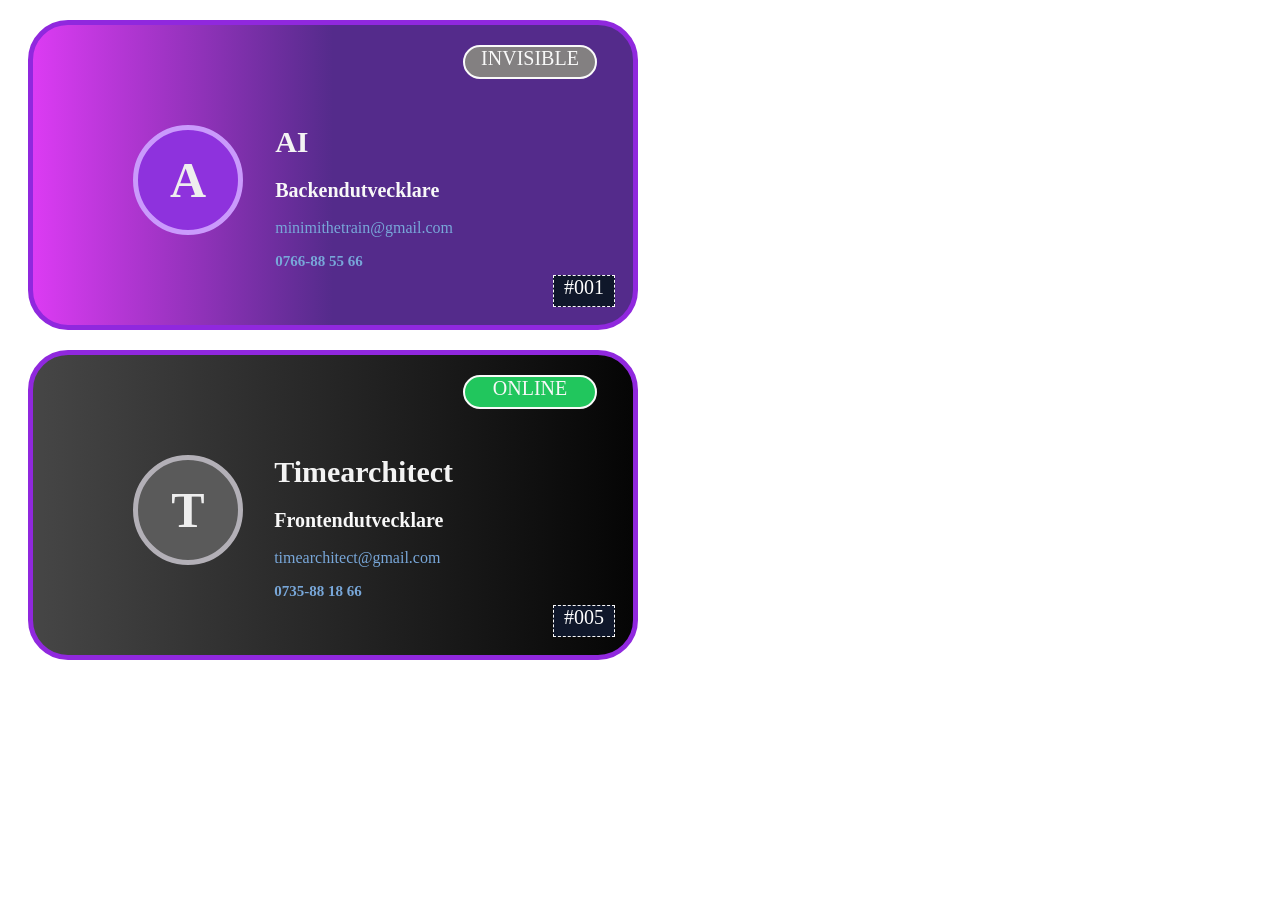
<file: index.html>
<!DOCTYPE html>
<html lang="en">
<head>
    <meta charset="UTF-8">
    <meta name="viewport" content="width=device-width, initial-scale=1.0">
    <title>Document</title>
    <link rel="stylesheet" href="index.css">
</head>
<body>
<div class="container">
    <div class="text">
    <h1>AI</h1>
    <h2> Backendutvecklare</h2>
    <p>minimithetrain@gmail.com</p>
    <h3>0766-88 55 66</h3>
    </div>
    <div class="box">
    <h4>A</h4>
</div>

    <div class="invisible">INVISIBLE</div>
   

    <div class="fyra">#001
    </div>

</div>
<div class="container2"> <!-- här börjar kort 2 -->
    <div class="text2">
    <h1>Timearchitect</h1>
    <h2> Frontendutvecklare</h2>
    <p>timearchitect@gmail.com</p>
    <h3>0735-88 18 66</h3>
    </div>
    <div class="box4">
    <h4>T</h4>
</div>

    <div class="invisible2">ONLINE</div>
    

    <div class="fem">#005
    </div>

</div>

</body>
</html>
</file>
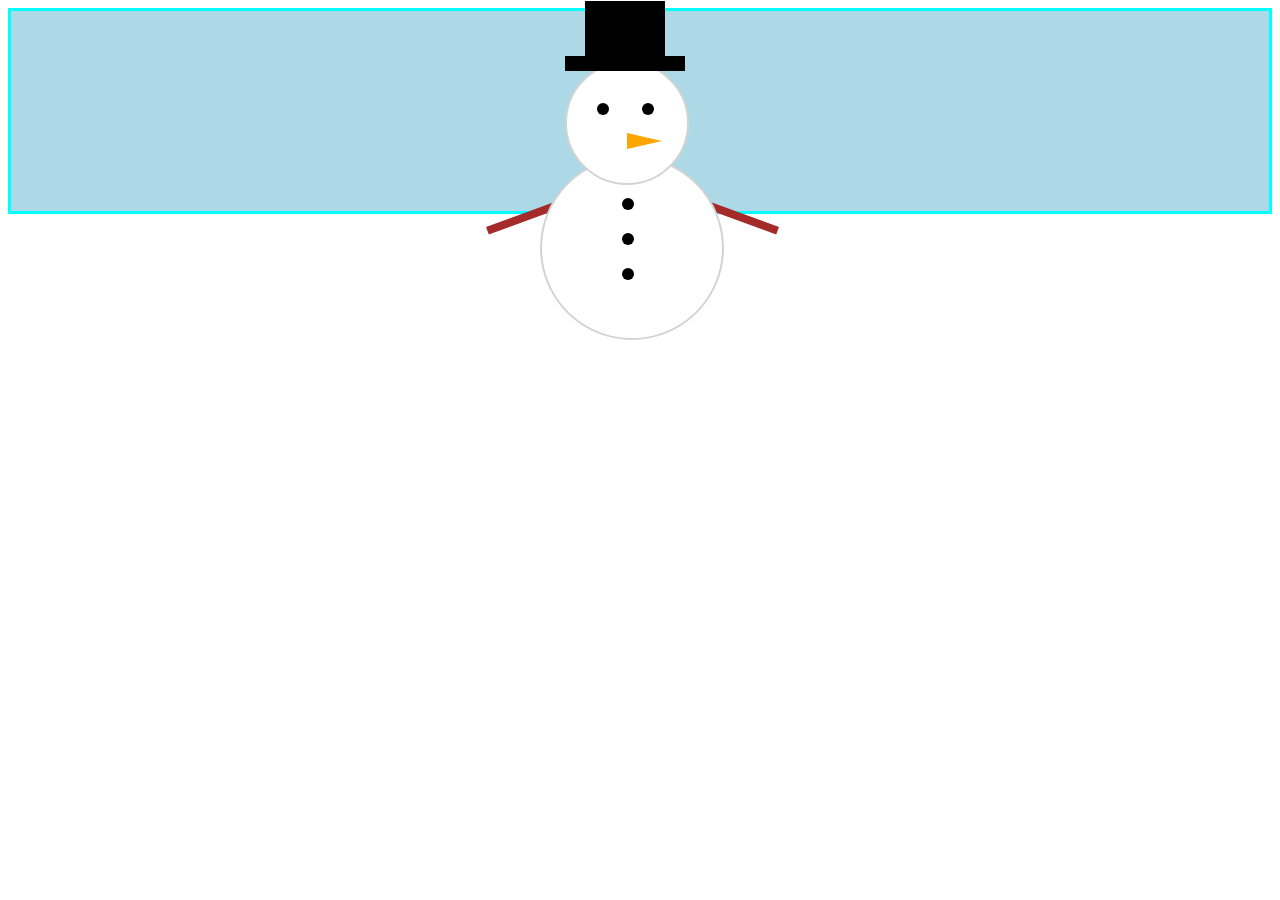
<file: Snowman.html>
<!DOCTYPE html>
<div class="vinter">
        <div class="snogubbe">
        <div class="hatt">
        <div class="hatt-topp"></div>
        <div class="hatt-bratte"></div>
</div>

    <div class="huvud">
      <div class="oga oga-vanster"></div>
      <div class="oga oga-hoger"></div>
      <div class="nasa"></div>
    </div>

    <div class="kropp">
      <div class="knapp knapp-ett"></div>
      <div class="knapp knapp-tva"></div>
      <div class="knapp knapp-tre"></div>
    </div>
<link rel="stylesheet" href="Snowman.css">
    <div class="arm arm-vanster"></div>
    <div class="arm arm-hoger"></div>
  </div>
</div>
</file>
<file: index.css>
.container { 
    margin: 20px;
    position: relative;
    width: 500px;
    height: 200px;
    padding: 50px;
    border: 5px solid #9028de;
border-radius: 40px;
    background: #DC3BF3;
background: linear-gradient(90deg, rgba(220, 59, 243, 1) 0%, rgba(84, 43, 139, 1) 50%);
    font-size: 20px;

}
.text {
    position: absolute;
    right: 180px;
    top: 80px;
}
h1 {
    font-size: 30px;
    color: #000000;
}
h2 {
    font-size: 20px;
    color: #f8f8f8;
}
p {
    font-size: 16px;
    color: #a298ee;
}
h3 {
    font-size: 15px;
    color: #a298ee;
}
.box { 
    position: absolute;
    top: 100px; 
    left: 100px;
    font-size: 50px;
    display:flex; justify-content:center; align-items:center;
    color: #eeeeee;
    border: 5px solid #ca9afc;
border-radius: 5000px;
    background: #8e32dd;
     width: 100px;
    height: 100px;
    padding: 0px;

}
.invisible {
    position: absolute;
    text-align: center;
    color:#f8f8f8;
    top: 20px;
    left: 430px;
    border: 2px solid #fafafa;
    border-radius: 200px;
    background-color: #838081;
    width: 130px;
    height: 30px;

}
.fyra {
    text-align:center;
    position: absolute;
    top: 250px;
    left: 520px;
    border: 1px solid #fafafa;
    border-style: dashed;
    background-color: #0f172a;
    color:white;
    width: 60px;
    height: 30px;
}
.container2 { /* här börjar kort 2 */
    margin: 20px;
    position: relative;
    width: 500px;
    height: 200px;
    padding: 50px;
    border: 5px solid #9028de;
border-radius: 40px;
background: #464646;
background: linear-gradient(90deg, rgba(70, 70, 70, 1) 0%, rgba(5, 5, 5, 1) 100%);
    font-size: 20px;

}
.text2 {
    position: absolute;
    right: 180px;
    top: 80px;
}
h1 {
    font-size: 30px;
    color: #f3f3f3;
}
h2 {
    font-size: 20px;
    color: #f8f8f8;
}
p {
    font-size: 16px;
    color: #78a7d9;
}
h3 {
    font-size: 15px;
    color: #78a7d9;
}
.box4 { 
    position: absolute;
    top: 100px; 
    left: 100px;
    font-size: 50px;
    display:flex; justify-content:center; align-items:center;
    color: #eeeeee;
    border: 5px solid #b3b0b7;
border-radius: 5000px;
    background: #5a5a5a;
     width: 100px;
    height: 100px;
    padding: 0px;

}
.invisible2 {
    position: absolute;
    text-align: center;
    color:#f8f8f8;
    top: 20px;
    left: 430px;
    border: 2px solid #fafafa;
    border-radius: 200px;
    background-color: #21c65d;
    width: 130px;
    height: 30px;

}
.fem {
    text-align:center;
    position: absolute;
    top: 250px;
    left: 520px;
    border: 1px solid #fafafa;
    border-style: dashed;
    background-color: #0f172a;
    color:white;
    width: 60px;
    height: 30px;
}
</file>
<file: Snowman.css>
.vinter {
  height: 200px;
  background: lightblue;
  border: 3px solid cyan;

}
.snogubbe {
  width: 200px;
  height: 320px;
  margin: 40px auto 0;
    position: relative;
  /* TODO 1: Gör snögubben till referens för dess delar */
}
.huvud {
  width: 120px;
  height: 120px;
  border: 2px solid lightgray;
  border-radius: 50%;
  background: white;
  position:absolute;
  left: 25px;
  top: 10px;
  z-index: 2;
  /* TODO 2: Placera huvudet 40px från snögubbens vänsterkant */
}
.kropp {
  width: 180px;
  height: 180px;
  border: 2px solid lightgray;
  border-radius: 50%;
  background: white;
  position:absolute;
  top: 105px;
  z-index: 1;
  /* TODO 3: Placera kroppen 105px från snögubbens överkant */
  /* Centrera den horisontellt */
}
.oga,
.knapp {
  width: 12px;
  height: 12px;
  border-radius: 50%;
  background: black;
}
.oga-vanster {
  position:absolute;
  left: 30px;
  top: 40px;
  /* TODO 4: 30px från huvudets vänsterkant & 40px uppifrån */
}
.oga-hoger {
  position:absolute;
  left: 75px;
  top: 40px;
  /* TODO 5: 75px från huvudets vänsterkant & 40px uppifrån */
}
.nasa {
  position:absolute;
  left: 60px;
  top: 70px;
  width: 0;
  height: 0;
  border-top: 8px solid transparent;
  border-bottom: 8px solid transparent;
  border-left: 35px solid orange;
  /* TODO 6: Placera näsan mitt i ansiktet */
}
.knapp-ett {
  position:absolute;
  left: 80px;
  top: 40px;
  /* TODO 7: 80px från kroppens vänsterkant & 40px uppifrån */
}
.knapp-tva {
  position:absolute;
  left: 80px;
  top: 75px;
  /* TODO 8: samma vänsterläge, 75px uppifrån */
}
.knapp-tre {
  position:absolute;
  left: 80px;
  top: 110px;
  /* TODO 9: samma vänsterläge, 110px uppifrån */
}
.hatt {
  z-index: 3;
  position:absolute;
  bottom: 300px;
  left: 25px;
  width: 120px;
  height: 70px;
  /* TODO 10: Placera hatten ovanför huvudet */
}
.hatt-topp {
  width: 80px;
  height: 55px;
  margin: 0 auto;
  background: black;
}
.hatt-bratte {
  width: 120px;
  height: 15px;
  background: black;
}
.arm {
  width: 80px;
  height: 8px;
  background: brown;
  z-index: 0;
  position:absolute;
  /* TODO 11: Låt armarna kunna placeras fritt */
}
.arm-vanster {
  right: 175px;
  bottom: 150px;
  transform:rotate(160deg)
  /* VG TODO 12: Placera armen på kroppens vänstra sida */
}
.arm-hoger {
  left:160px;
  bottom: 150px;
  transform:rotate(20deg)
  /* VG TODO 13: Placera armen på kroppens högra sida */
}
</file>
